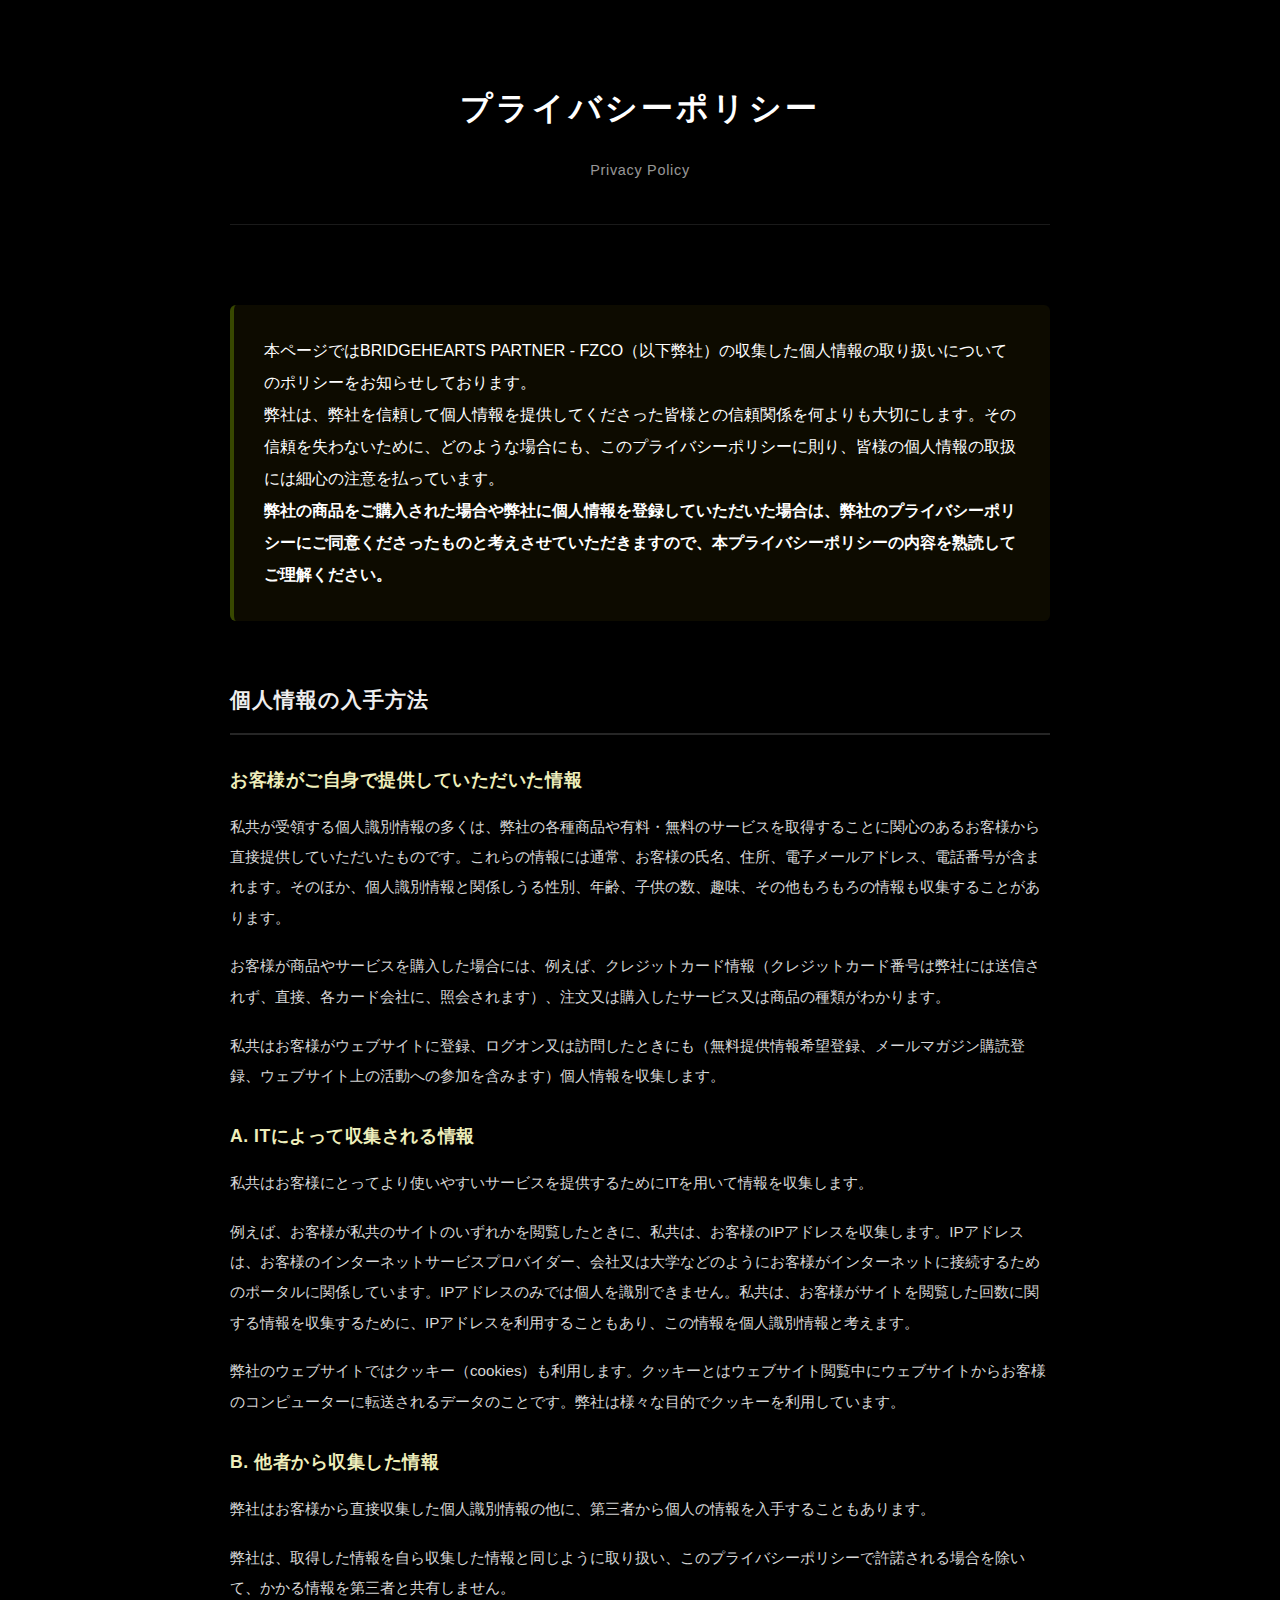
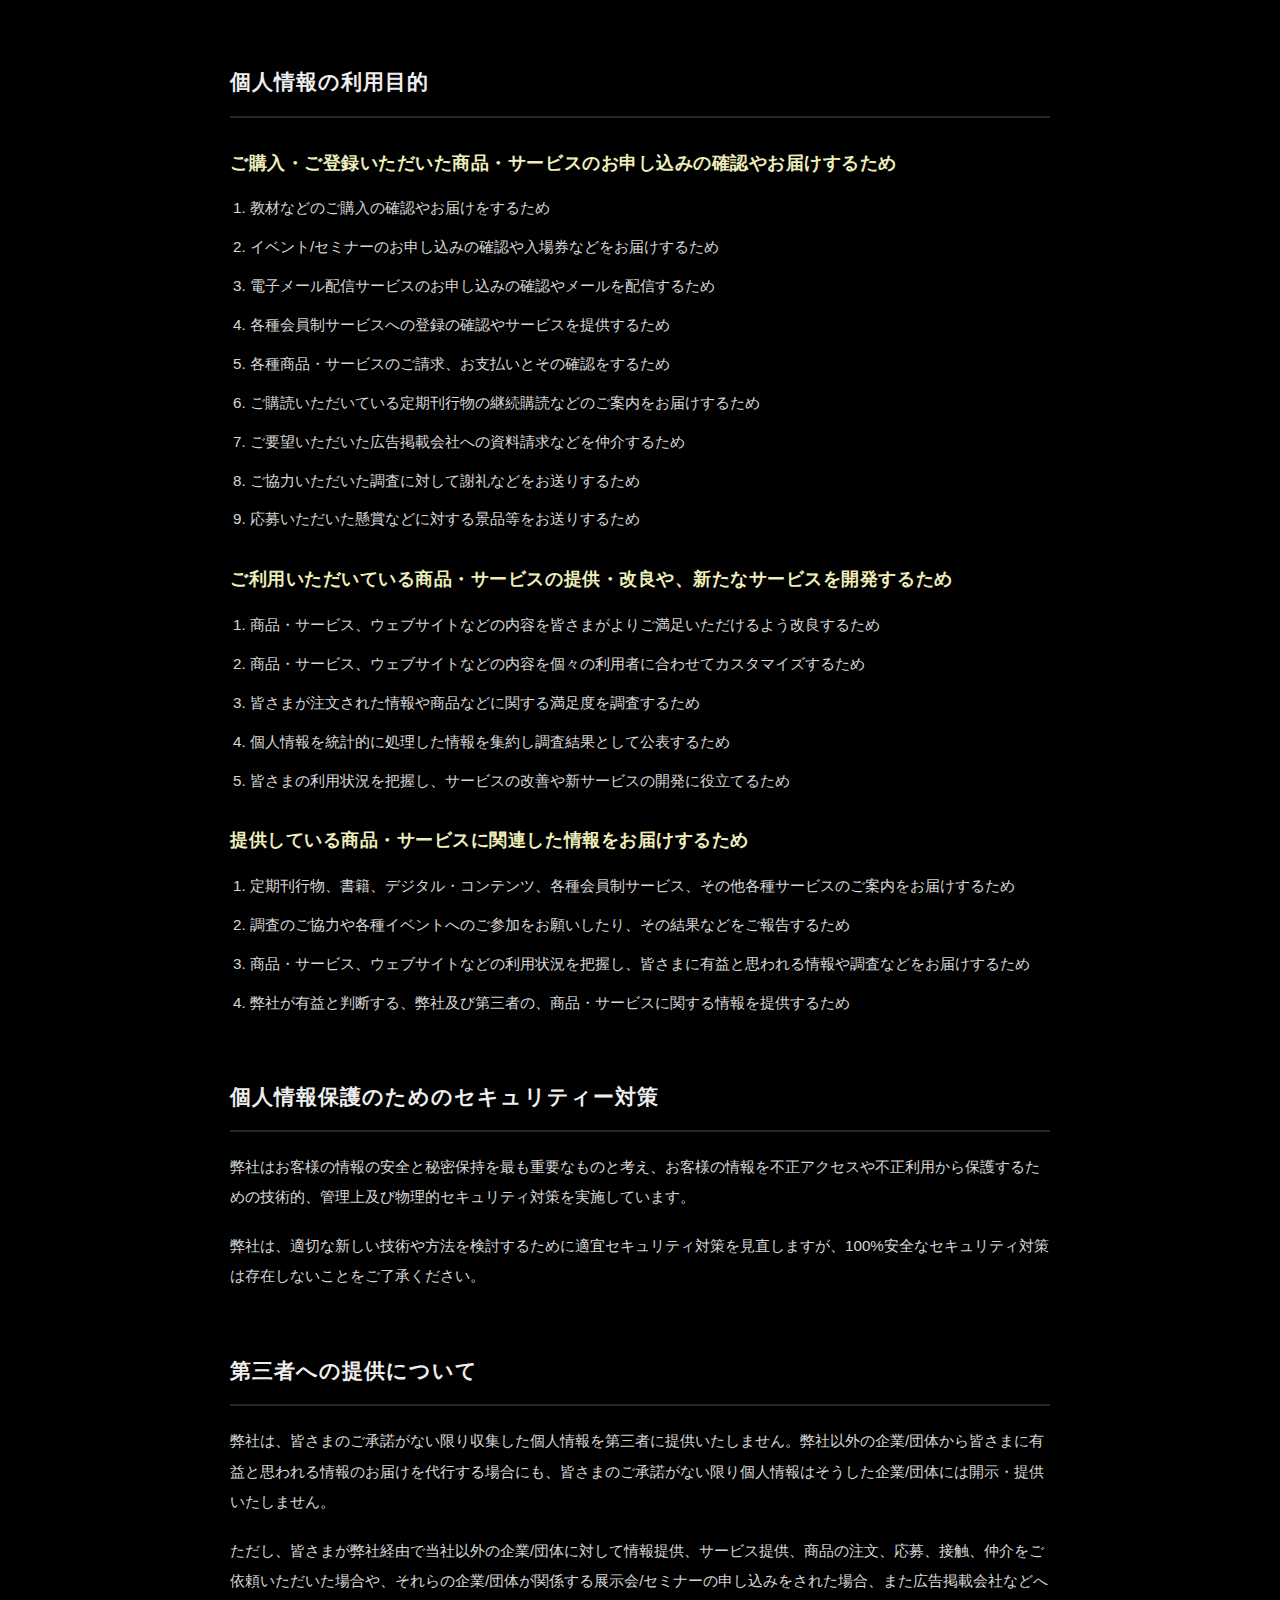
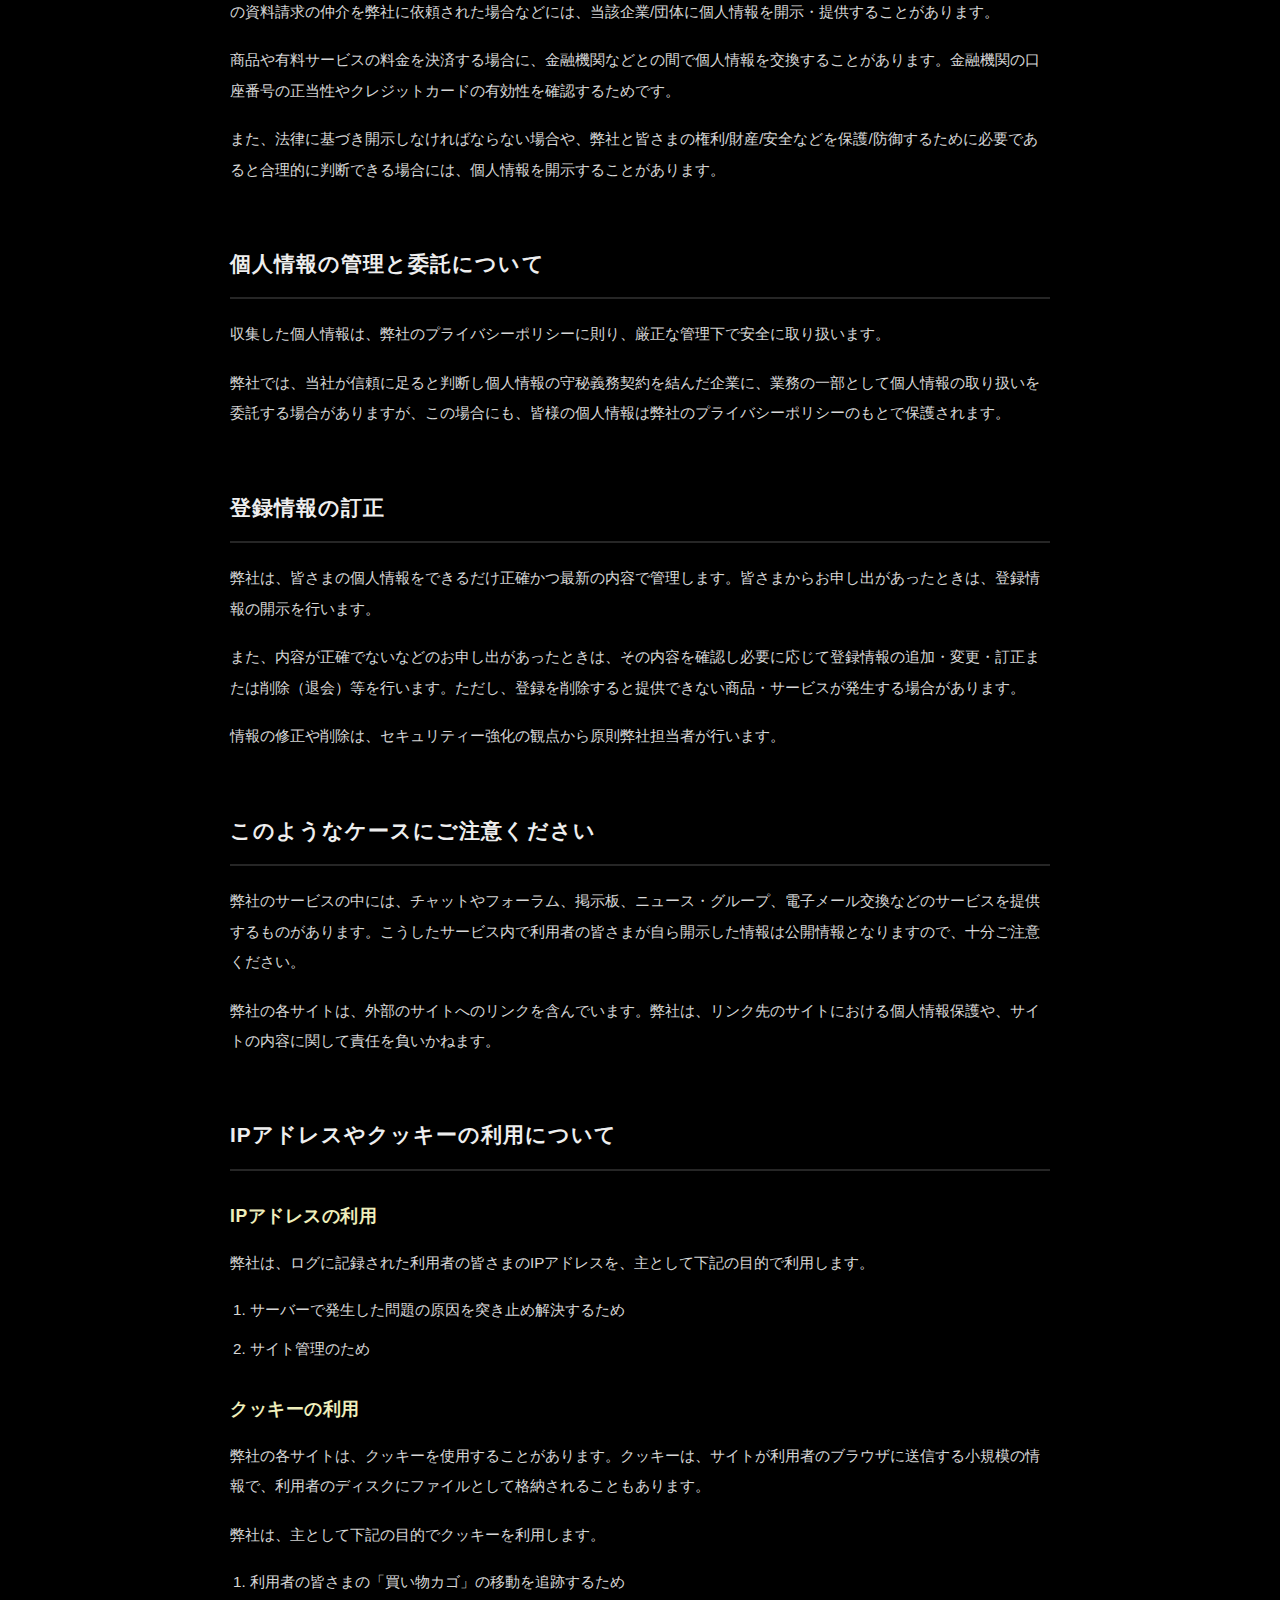
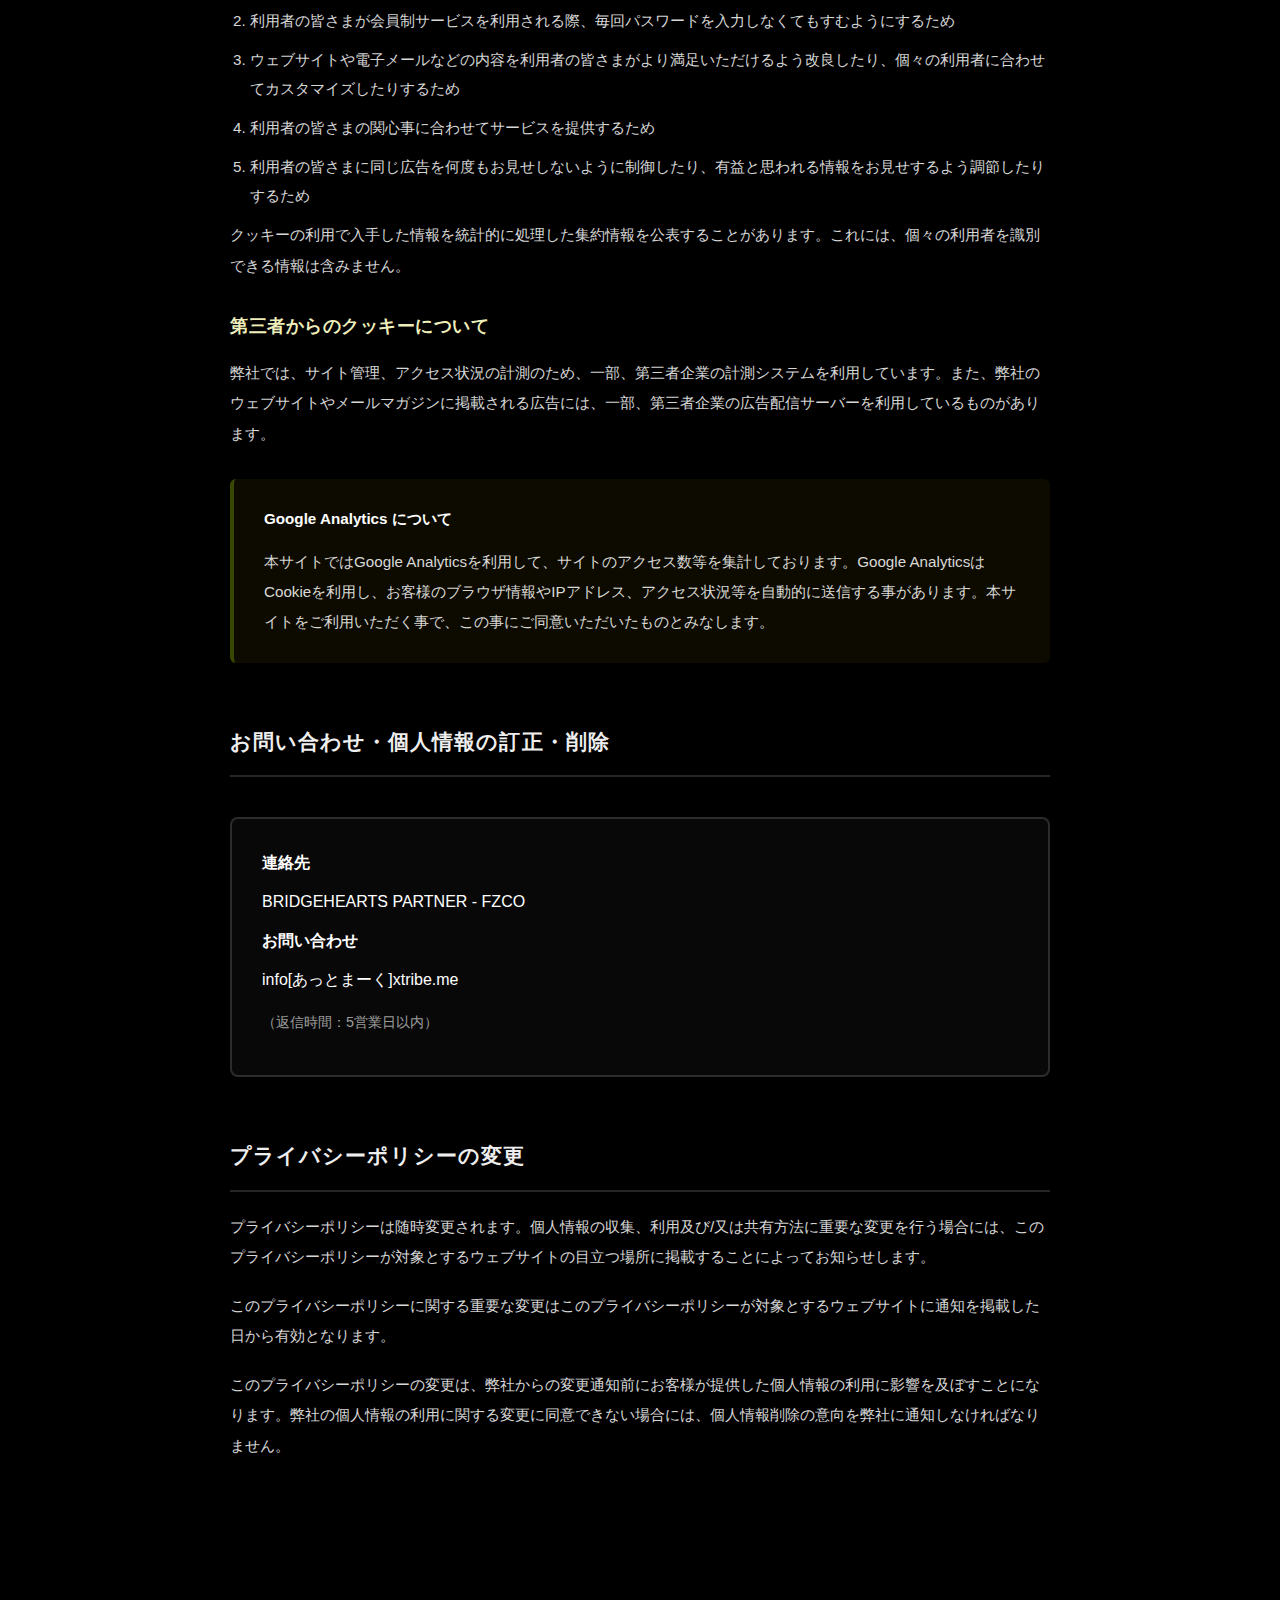
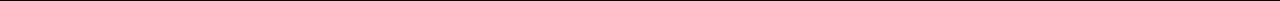
<file: privacy.html>
<!DOCTYPE html>
<html lang="ja">
<head>
    <meta charset="UTF-8">
    <meta name="viewport" content="width=device-width, initial-scale=1.0">
    <title>プライバシーポリシー | Tribe of Five Paths</title>

<link href="https://fonts.googleapis.com" rel="preconnect"/>
<link crossorigin="" href="https://fonts.gstatic.com" rel="preconnect"/>
<link href="https://fonts.googleapis.com/css2?family=Inter:wght@400;700&amp;family=Noto+Sans+JP:wght@100..900&amp;display=swap" rel="stylesheet"/>

    <style>
        * {
            margin: 0;
            padding: 0;
            box-sizing: border-box;
        }

        body {
            font-family: 'Figtree', 'Helvetica Neue', Arial, 'Hiragino Kaku Gothic ProN', 'Hiragino Sans', Meiryo, sans-serif;
            background: #000;
            color: #fff;
            line-height: 1.8;
            font-size: 16px;
            -webkit-font-smoothing: antialiased;
            overflow-x: hidden;
        }

        .container {
            max-width: 900px;
            margin: 0 auto;
            padding: 80px 40px;
        }

        .page-header {
            text-align: center;
            margin-bottom: 80px;
            padding-bottom: 40px;
            border-bottom: 1px solid rgba(255, 255, 255, 0.1);
        }

        .page-title {
            font-size: 2rem;
            font-weight: 700;
            letter-spacing: 0.1em;
            margin-bottom: 20px;
        }

        .page-subtitle {
            font-size: 0.9rem;
            color: rgba(255, 255, 255, 0.6);
            letter-spacing: 0.05em;
        }

        .intro-section {
            background: rgba(255, 215, 0, 0.05);
            border-left: 4px solid rgba(155, 215, 0, 0.3);
            padding: 30px;
            margin-bottom: 60px;
            border-radius: 6px;
            line-height: 2;
        }

        .content-section {
            margin-bottom: 60px;
        }

        .section-title {
            font-size: 1.3rem;
            font-weight: 700;
            margin-bottom: 20px;
            padding-bottom: 15px;
            border-bottom: 2px solid rgba(255, 255, 255, 0.15);
            color: #EEE;
            letter-spacing: 0.05em;
        }

        .section-content {
            font-size: 0.95rem;
            line-height: 2;
            color: rgba(255, 255, 255, 0.85);
            text-align: left;
        }

        .section-content p {
            margin-bottom: 1.2em;
        }

        .section-content strong {
            color: #fff;
            font-weight: 600;
        }

        .subsection {
            margin-top: 30px;
            margin-bottom: 30px;
        }

        .subsection-title {
            font-size: 1.1rem;
            font-weight: 600;
            margin-bottom: 15px;
            color: #EEB;
            letter-spacing: 0.03em;
        }

        .list-section {
            margin-left: 20px;
            margin-top: 15px;
        }

        .list-section li {
            margin-bottom: 10px;
            line-height: 1.9;
        }

        .notice-box {
            background: rgba(255, 215, 0, 0.05);
            border-left: 4px solid rgba(155, 215, 0, 0.3);
            padding: 25px 30px;
            margin: 30px 0;
            border-radius: 6px;
        }

        .notice-box p {
            margin-bottom: 0.8em;
        }

        .notice-box p:last-child {
            margin-bottom: 0;
        }

        .contact-box {
            background: rgba(255, 255, 255, 0.03);
            border: 2px solid rgba(255, 255, 255, 0.15);
            padding: 30px;
            margin: 40px 0;
            border-radius: 8px;
        }

        .contact-box p {
            margin-bottom: 10px;
        }

        .page-footer {
            text-align: center;
            padding-top: 60px;
            margin-top: 80px;
            border-top: 1px solid rgba(255, 255, 255, 0.1);
        }

        .back-link {
            display: inline-block;
            padding: 15px 40px;
            background: rgba(255, 255, 255, 0.05);
            border: 2px solid rgba(255, 255, 255, 0.2);
            border-radius: 8px;
            color: #fff;
            text-decoration: none;
            font-weight: 600;
            letter-spacing: 0.05em;
            transition: all 0.3s ease;
        }

        .back-link:hover {
            background: rgba(255, 255, 255, 0.1);
            border-color: rgba(255, 215, 0, 0.6);
            transform: translateY(-2px);
        }

        @media (max-width: 768px) {
            .container {
                padding: 60px 30px;
            }

            .page-header {
                margin-bottom: 60px;
            }

            .page-title {
                font-size: 1.6rem;
            }

            .page-subtitle {
                font-size: 0.85rem;
            }

            .intro-section {
                padding: 25px 20px;
            }

            .content-section {
                margin-bottom: 50px;
            }

            .section-title {
                font-size: 1.2rem;
            }

            .section-content {
                font-size: 0.9rem;
            }

            .subsection-title {
                font-size: 1.05rem;
            }

            .notice-box {
                padding: 20px 20px;
            }

            .contact-box {
                padding: 25px 20px;
            }
        }

        @media (max-width: 600px) {
            .container {
                padding: 50px 20px;
            }

            .page-title {
                font-size: 1.4rem;
            }

            .section-title {
                font-size: 1.1rem;
            }

            .section-content {
                font-size: 0.85rem;
                line-height: 1.9;
            }

            .subsection-title {
                font-size: 1rem;
            }

            .list-section {
                margin-left: 15px;
            }

            .notice-box {
                padding: 18px 16px;
                font-size: 0.85rem;
            }

            .contact-box {
                padding: 20px 16px;
                font-size: 0.85rem;
            }

            .back-link {
                padding: 12px 30px;
                font-size: 0.9rem;
            }
        }
    </style>
</head>
<body>
    <div class="container">
        <!-- ヘッダー -->
        <header class="page-header">
            <h1 class="page-title">プライバシーポリシー</h1>
            <p class="page-subtitle">Privacy Policy</p>
        </header>

        <!-- イントロ -->
        <div class="intro-section">
            <p>本ページではBRIDGEHEARTS PARTNER - FZCO（以下弊社）の収集した個人情報の取り扱いについてのポリシーをお知らせしております。</p>
            <p>弊社は、弊社を信頼して個人情報を提供してくださった皆様との信頼関係を何よりも大切にします。その信頼を失わないために、どのような場合にも、このプライバシーポリシーに則り、皆様の個人情報の取扱には細心の注意を払っています。</p>
            <p><strong>弊社の商品をご購入された場合や弊社に個人情報を登録していただいた場合は、弊社のプライバシーポリシーにご同意くださったものと考えさせていただきますので、本プライバシーポリシーの内容を熟読してご理解ください。</strong></p>
        </div>

        <!-- コンテンツ -->
        <main>
            <!-- 個人情報の入手方法 -->
            <section class="content-section">
                <h2 class="section-title">個人情報の入手方法</h2>
                
                <div class="subsection">
                    <h3 class="subsection-title">お客様がご自身で提供していただいた情報</h3>
                    <div class="section-content">
                        <p>私共が受領する個人識別情報の多くは、弊社の各種商品や有料・無料のサービスを取得することに関心のあるお客様から直接提供していただいたものです。これらの情報には通常、お客様の氏名、住所、電子メールアドレス、電話番号が含まれます。そのほか、個人識別情報と関係しうる性別、年齢、子供の数、趣味、その他もろもろの情報も収集することがあります。</p>
                        <p>お客様が商品やサービスを購入した場合には、例えば、クレジットカード情報（クレジットカード番号は弊社には送信されず、直接、各カード会社に、照会されます）、注文又は購入したサービス又は商品の種類がわかります。</p>
                        <p>私共はお客様がウェブサイトに登録、ログオン又は訪問したときにも（無料提供情報希望登録、メールマガジン購読登録、ウェブサイト上の活動への参加を含みます）個人情報を収集します。</p>
                    </div>
                </div>

                <div class="subsection">
                    <h3 class="subsection-title">A. ITによって収集される情報</h3>
                    <div class="section-content">
                        <p>私共はお客様にとってより使いやすいサービスを提供するためにITを用いて情報を収集します。</p>
                        <p>例えば、お客様が私共のサイトのいずれかを閲覧したときに、私共は、お客様のIPアドレスを収集します。IPアドレスは、お客様のインターネットサービスプロバイダー、会社又は大学などのようにお客様がインターネットに接続するためのポータルに関係しています。IPアドレスのみでは個人を識別できません。私共は、お客様がサイトを閲覧した回数に関する情報を収集するために、IPアドレスを利用することもあり、この情報を個人識別情報と考えます。</p>
                        <p>弊社のウェブサイトではクッキー（cookies）も利用します。クッキーとはウェブサイト閲覧中にウェブサイトからお客様のコンピューターに転送されるデータのことです。弊社は様々な目的でクッキーを利用しています。</p>
                    </div>
                </div>

                <div class="subsection">
                    <h3 class="subsection-title">B. 他者から収集した情報</h3>
                    <div class="section-content">
                        <p>弊社はお客様から直接収集した個人識別情報の他に、第三者から個人の情報を入手することもあります。</p>
                        <p>弊社は、取得した情報を自ら収集した情報と同じように取り扱い、このプライバシーポリシーで許諾される場合を除いて、かかる情報を第三者と共有しません。</p>
                    </div>
                </div>
            </section>

            <!-- 個人情報の利用目的 -->
            <section class="content-section">
                <h2 class="section-title">個人情報の利用目的</h2>
                
                <div class="subsection">
                    <h3 class="subsection-title">ご購入・ご登録いただいた商品・サービスのお申し込みの確認やお届けするため</h3>
                    <div class="section-content">
                        <ol class="list-section">
                            <li>教材などのご購入の確認やお届けをするため</li>
                            <li>イベント/セミナーのお申し込みの確認や入場券などをお届けするため</li>
                            <li>電子メール配信サービスのお申し込みの確認やメールを配信するため</li>
                            <li>各種会員制サービスへの登録の確認やサービスを提供するため</li>
                            <li>各種商品・サービスのご請求、お支払いとその確認をするため</li>
                            <li>ご購読いただいている定期刊行物の継続購読などのご案内をお届けするため</li>
                            <li>ご要望いただいた広告掲載会社への資料請求などを仲介するため</li>
                            <li>ご協力いただいた調査に対して謝礼などをお送りするため</li>
                            <li>応募いただいた懸賞などに対する景品等をお送りするため</li>
                        </ol>
                    </div>
                </div>

                <div class="subsection">
                    <h3 class="subsection-title">ご利用いただいている商品・サービスの提供・改良や、新たなサービスを開発するため</h3>
                    <div class="section-content">
                        <ol class="list-section">
                            <li>商品・サービス、ウェブサイトなどの内容を皆さまがよりご満足いただけるよう改良するため</li>
                            <li>商品・サービス、ウェブサイトなどの内容を個々の利用者に合わせてカスタマイズするため</li>
                            <li>皆さまが注文された情報や商品などに関する満足度を調査するため</li>
                            <li>個人情報を統計的に処理した情報を集約し調査結果として公表するため</li>
                            <li>皆さまの利用状況を把握し、サービスの改善や新サービスの開発に役立てるため</li>
                        </ol>
                    </div>
                </div>

                <div class="subsection">
                    <h3 class="subsection-title">提供している商品・サービスに関連した情報をお届けするため</h3>
                    <div class="section-content">
                        <ol class="list-section">
                            <li>定期刊行物、書籍、デジタル・コンテンツ、各種会員制サービス、その他各種サービスのご案内をお届けするため</li>
                            <li>調査のご協力や各種イベントへのご参加をお願いしたり、その結果などをご報告するため</li>
                            <li>商品・サービス、ウェブサイトなどの利用状況を把握し、皆さまに有益と思われる情報や調査などをお届けするため</li>
                            <li>弊社が有益と判断する、弊社及び第三者の、商品・サービスに関する情報を提供するため</li>
                        </ol>
                    </div>
                </div>
            </section>

            <!-- セキュリティー対策 -->
            <section class="content-section">
                <h2 class="section-title">個人情報保護のためのセキュリティー対策</h2>
                <div class="section-content">
                    <p>弊社はお客様の情報の安全と秘密保持を最も重要なものと考え、お客様の情報を不正アクセスや不正利用から保護するための技術的、管理上及び物理的セキュリティ対策を実施しています。</p>
                    <p>弊社は、適切な新しい技術や方法を検討するために適宜セキュリティ対策を見直しますが、100%安全なセキュリティ対策は存在しないことをご了承ください。</p>
                </div>
            </section>

            <!-- 第三者への提供 -->
            <section class="content-section">
                <h2 class="section-title">第三者への提供について</h2>
                <div class="section-content">
                    <p>弊社は、皆さまのご承諾がない限り収集した個人情報を第三者に提供いたしません。弊社以外の企業/団体から皆さまに有益と思われる情報のお届けを代行する場合にも、皆さまのご承諾がない限り個人情報はそうした企業/団体には開示・提供いたしません。</p>
                    <p>ただし、皆さまが弊社経由で当社以外の企業/団体に対して情報提供、サービス提供、商品の注文、応募、接触、仲介をご依頼いただいた場合や、それらの企業/団体が関係する展示会/セミナーの申し込みをされた場合、また広告掲載会社などへの資料請求の仲介を弊社に依頼された場合などには、当該企業/団体に個人情報を開示・提供することがあります。</p>
                    <p>商品や有料サービスの料金を決済する場合に、金融機関などとの間で個人情報を交換することがあります。金融機関の口座番号の正当性やクレジットカードの有効性を確認するためです。</p>
                    <p>また、法律に基づき開示しなければならない場合や、弊社と皆さまの権利/財産/安全などを保護/防御するために必要であると合理的に判断できる場合には、個人情報を開示することがあります。</p>
                </div>
            </section>

            <!-- 個人情報の管理と委託 -->
            <section class="content-section">
                <h2 class="section-title">個人情報の管理と委託について</h2>
                <div class="section-content">
                    <p>収集した個人情報は、弊社のプライバシーポリシーに則り、厳正な管理下で安全に取り扱います。</p>
                    <p>弊社では、当社が信頼に足ると判断し個人情報の守秘義務契約を結んだ企業に、業務の一部として個人情報の取り扱いを委託する場合がありますが、この場合にも、皆様の個人情報は弊社のプライバシーポリシーのもとで保護されます。</p>
                </div>
            </section>

            <!-- 登録情報の訂正 -->
            <section class="content-section">
                <h2 class="section-title">登録情報の訂正</h2>
                <div class="section-content">
                    <p>弊社は、皆さまの個人情報をできるだけ正確かつ最新の内容で管理します。皆さまからお申し出があったときは、登録情報の開示を行います。</p>
                    <p>また、内容が正確でないなどのお申し出があったときは、その内容を確認し必要に応じて登録情報の追加・変更・訂正または削除（退会）等を行います。ただし、登録を削除すると提供できない商品・サービスが発生する場合があります。</p>
                    <p>情報の修正や削除は、セキュリティー強化の観点から原則弊社担当者が行います。</p>
                </div>
            </section>

            <!-- 注意事項 -->
            <section class="content-section">
                <h2 class="section-title">このようなケースにご注意ください</h2>
                <div class="section-content">
                    <p>弊社のサービスの中には、チャットやフォーラム、掲示板、ニュース・グループ、電子メール交換などのサービスを提供するものがあります。こうしたサービス内で利用者の皆さまが自ら開示した情報は公開情報となりますので、十分ご注意ください。</p>
                    <p>弊社の各サイトは、外部のサイトへのリンクを含んでいます。弊社は、リンク先のサイトにおける個人情報保護や、サイトの内容に関して責任を負いかねます。</p>
                </div>
            </section>

            <!-- IPアドレスとクッキー -->
            <section class="content-section">
                <h2 class="section-title">IPアドレスやクッキーの利用について</h2>
                
                <div class="subsection">
                    <h3 class="subsection-title">IPアドレスの利用</h3>
                    <div class="section-content">
                        <p>弊社は、ログに記録された利用者の皆さまのIPアドレスを、主として下記の目的で利用します。</p>
                        <ol class="list-section">
                            <li>サーバーで発生した問題の原因を突き止め解決するため</li>
                            <li>サイト管理のため</li>
                        </ol>
                    </div>
                </div>

                <div class="subsection">
                    <h3 class="subsection-title">クッキーの利用</h3>
                    <div class="section-content">
                        <p>弊社の各サイトは、クッキーを使用することがあります。クッキーは、サイトが利用者のブラウザに送信する小規模の情報で、利用者のディスクにファイルとして格納されることもあります。</p>
                        <p>弊社は、主として下記の目的でクッキーを利用します。</p>
                        <ol class="list-section">
                            <li>利用者の皆さまの「買い物カゴ」の移動を追跡するため</li>
                            <li>利用者の皆さまが会員制サービスを利用される際、毎回パスワードを入力しなくてもすむようにするため</li>
                            <li>ウェブサイトや電子メールなどの内容を利用者の皆さまがより満足いただけるよう改良したり、個々の利用者に合わせてカスタマイズしたりするため</li>
                            <li>利用者の皆さまの関心事に合わせてサービスを提供するため</li>
                            <li>利用者の皆さまに同じ広告を何度もお見せしないように制御したり、有益と思われる情報をお見せするよう調節したりするため</li>
                        </ol>
                        <p>クッキーの利用で入手した情報を統計的に処理した集約情報を公表することがあります。これには、個々の利用者を識別できる情報は含みません。</p>
                    </div>
                </div>

                <div class="subsection">
                    <h3 class="subsection-title">第三者からのクッキーについて</h3>
                    <div class="section-content">
                        <p>弊社では、サイト管理、アクセス状況の計測のため、一部、第三者企業の計測システムを利用しています。また、弊社のウェブサイトやメールマガジンに掲載される広告には、一部、第三者企業の広告配信サーバーを利用しているものがあります。</p>
                        <div class="notice-box">
                            <p><strong>Google Analytics について</strong></p>
                            <p>本サイトではGoogle Analyticsを利用して、サイトのアクセス数等を集計しております。Google AnalyticsはCookieを利用し、お客様のブラウザ情報やIPアドレス、アクセス状況等を自動的に送信する事があります。本サイトをご利用いただく事で、この事にご同意いただいたものとみなします。</p>
                        </div>
                    </div>
                </div>
            </section>

            <!-- お問い合わせ -->
            <section class="content-section">
                <h2 class="section-title">お問い合わせ・個人情報の訂正・削除</h2>
                <div class="contact-box">
                    <p><strong>連絡先</strong></p>
                    <p>BRIDGEHEARTS PARTNER - FZCO</p>
                    <p><strong>お問い合わせ</strong></p>
                    <p>info[あっとまーく]xtribe.me</p>
                    <p style="font-size: 0.9rem; color: rgba(255, 255, 255, 0.6); margin-top: 15px;">（返信時間：5営業日以内）</p>
                </div>
            </section>

            <!-- プライバシーポリシーの変更 -->
            <section class="content-section">
                <h2 class="section-title">プライバシーポリシーの変更</h2>
                <div class="section-content">
                    <p>プライバシーポリシーは随時変更されます。個人情報の収集、利用及び/又は共有方法に重要な変更を行う場合には、このプライバシーポリシーが対象とするウェブサイトの目立つ場所に掲載することによってお知らせします。</p>
                    <p>このプライバシーポリシーに関する重要な変更はこのプライバシーポリシーが対象とするウェブサイトに通知を掲載した日から有効となります。</p>
                    <p>このプライバシーポリシーの変更は、弊社からの変更通知前にお客様が提供した個人情報の利用に影響を及ぼすことになります。弊社の個人情報の利用に関する変更に同意できない場合には、個人情報削除の意向を弊社に通知しなければなりません。</p>
                </div>
            </section>
        </main>

        <!-- フッター -->
        <!--footer class="page-footer">
            <a href="index.html" class="back-link">申込ページに戻る</a>
        </footer-->
    </div>
</body>
</html>
</file>
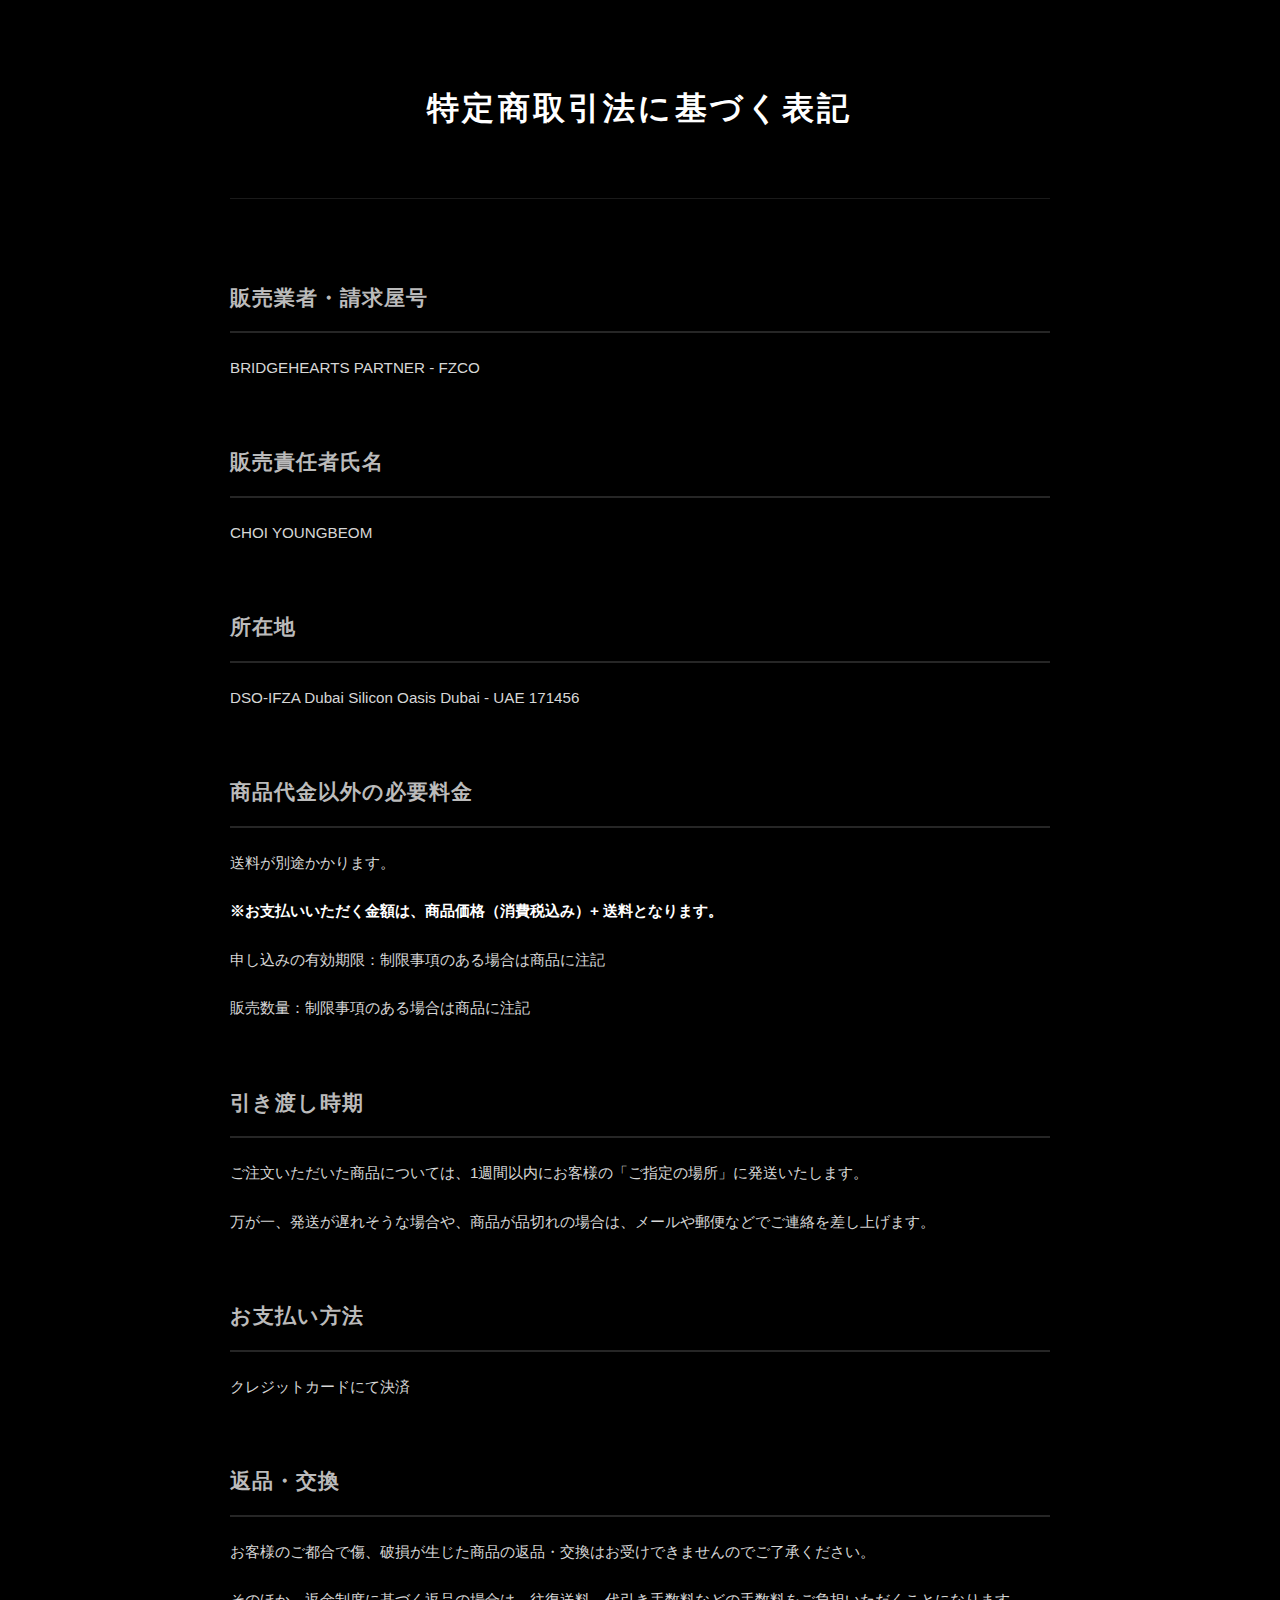
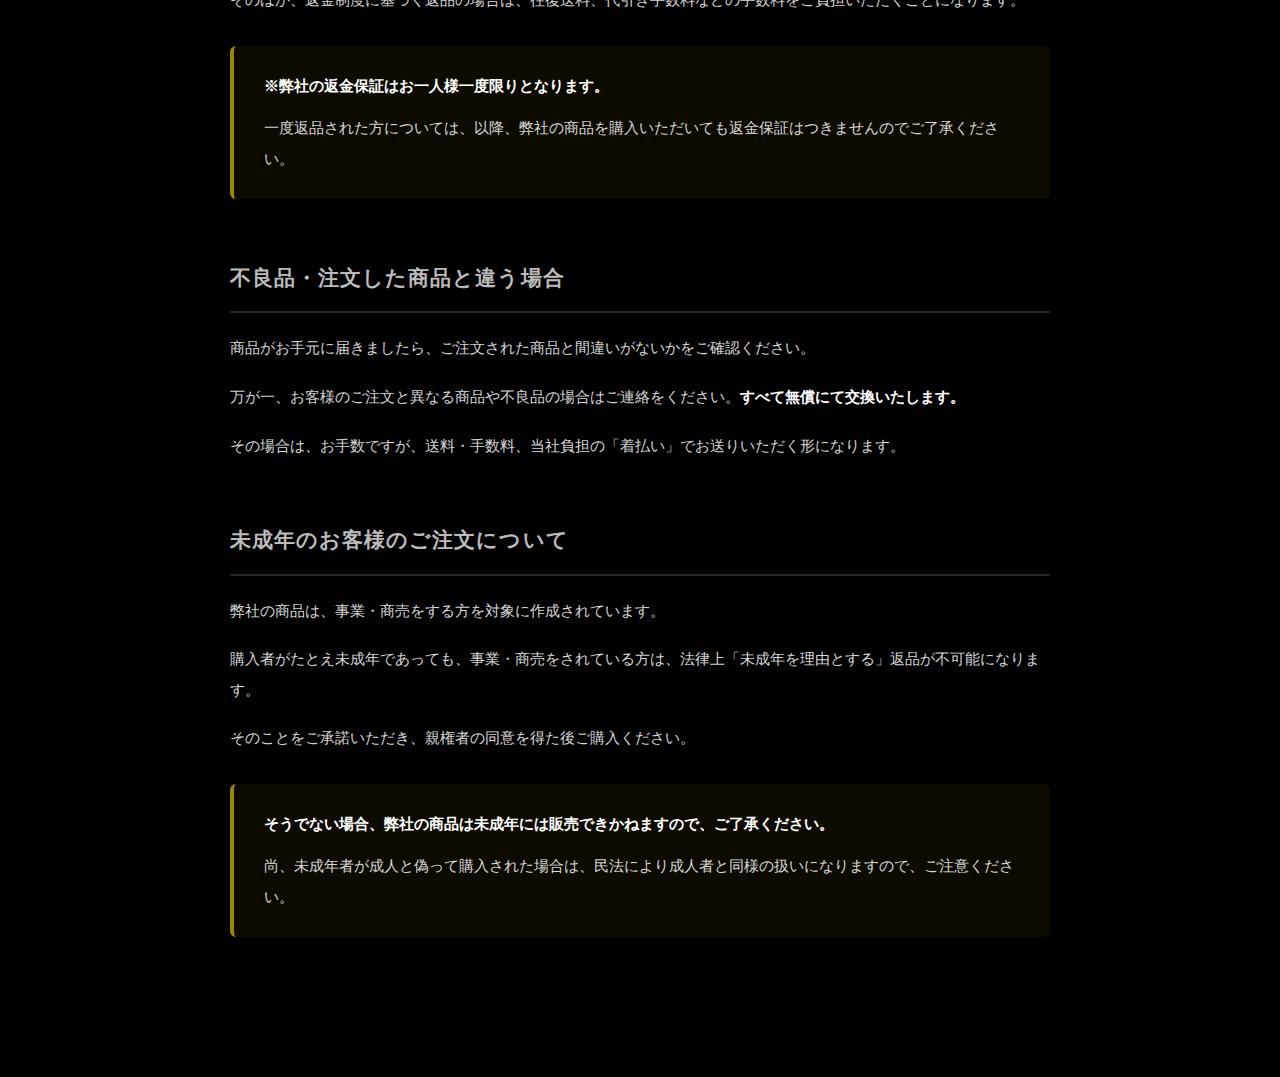
<file: tokusho.html>
<!DOCTYPE html>
<html lang="ja">
<head>
    <meta charset="UTF-8">
    <meta name="viewport" content="width=device-width, initial-scale=1.0">
    <title>特定商取引法に基づく表記 | Tribe of Five Paths</title>

<link href="https://fonts.googleapis.com" rel="preconnect"/>
<link crossorigin="" href="https://fonts.gstatic.com" rel="preconnect"/>
<link href="https://fonts.googleapis.com/css2?family=Inter:wght@400;700&amp;family=Noto+Sans+JP:wght@100..900&amp;display=swap" rel="stylesheet"/>

    <style>
        * {
            margin: 0;
            padding: 0;
            box-sizing: border-box;
        }

        body {
            font-family: 'Figtree', 'Helvetica Neue', Arial, 'Hiragino Kaku Gothic ProN', 'Hiragino Sans', Meiryo, sans-serif;
            background: #000;
            color: #fff;
            line-height: 1.8;
            font-size: 16px;
            -webkit-font-smoothing: antialiased;
            overflow-x: hidden;
        }

        /* ========================================
           コンテナ
        ======================================== */
        .container {
            max-width: 900px;
            margin: 0 auto;
            padding: 80px 40px;
        }

        /* ========================================
           ヘッダー
        ======================================== */
        .page-header {
            text-align: center;
            margin-bottom: 80px;
            padding-bottom: 40px;
            border-bottom: 1px solid rgba(255, 255, 255, 0.1);
        }

        .page-title {
            font-size: 2rem;
            font-weight: 700;
            letter-spacing: 0.1em;
            margin-bottom: 20px;
        }

        .page-subtitle {
            font-size: 0.9rem;
            color: rgba(255, 255, 255, 0.6);
            letter-spacing: 0.05em;
        }

        /* ========================================
           コンテンツセクション
        ======================================== */
        .content-section {
            margin-bottom: 60px;
        }

        .section-title {
            font-size: 1.3rem;
            font-weight: 700;
            margin-bottom: 20px;
            padding-bottom: 15px;
            border-bottom: 2px solid rgba(255, 255, 255, 0.15);
            color: #BBB;
            letter-spacing: 0.05em;
        }

        .section-content {
            font-size: 0.95rem;
            line-height: 2;
            color: rgba(255, 255, 255, 0.85);
            text-align: left;
        }

        .section-content p {
            margin-bottom: 1.2em;
        }

        .section-content strong {
            color: #fff;
            font-weight: 600;
        }

        /* ========================================
           注意事項ボックス
        ======================================== */
        .notice-box {
            background: rgba(255, 215, 0, 0.05);
            border-left: 4px solid rgba(255, 215, 0, 0.6);
            padding: 25px 30px;
            margin: 30px 0;
            border-radius: 6px;
        }

        .notice-box p {
            margin-bottom: 0.8em;
        }

        .notice-box p:last-child {
            margin-bottom: 0;
        }

        /* ========================================
           フッター
        ======================================== */
        .page-footer {
            text-align: center;
            padding-top: 60px;
            margin-top: 80px;
            border-top: 1px solid rgba(255, 255, 255, 0.1);
        }

        .back-link {
            display: inline-block;
            padding: 15px 40px;
            background: rgba(255, 255, 255, 0.05);
            border: 2px solid rgba(255, 255, 255, 0.2);
            border-radius: 8px;
            color: #fff;
            text-decoration: none;
            font-weight: 600;
            letter-spacing: 0.05em;
            transition: all 0.3s ease;
        }

        .back-link:hover {
            background: rgba(255, 255, 255, 0.1);
            border-color: rgba(255, 215, 0, 0.6);
            transform: translateY(-2px);
        }

        /* ========================================
           レスポンシブ
        ======================================== */
        @media (max-width: 768px) {
            .container {
                padding: 60px 30px;
            }

            .page-header {
                margin-bottom: 60px;
            }

            .page-title {
                font-size: 1.6rem;
            }

            .page-subtitle {
                font-size: 0.85rem;
            }

            .content-section {
                margin-bottom: 50px;
            }

            .section-title {
                font-size: 1.2rem;
            }

            .section-content {
                font-size: 0.9rem;
            }

            .notice-box {
                padding: 20px 20px;
            }
        }

        @media (max-width: 600px) {
            .container {
                padding: 50px 20px;
            }

            .page-title {
                font-size: 1.4rem;
            }

            .section-title {
                font-size: 1.1rem;
            }

            .section-content {
                font-size: 0.85rem;
                line-height: 1.9;
            }

            .notice-box {
                padding: 18px 16px;
                font-size: 0.85rem;
            }

            .back-link {
                padding: 12px 30px;
                font-size: 0.9rem;
            }
        }
    </style>
</head>
<body>
    <div class="container">
        <!-- ヘッダー -->
        <header class="page-header">
            <h1 class="page-title">特定商取引法に基づく表記</h1>
            <!--p class="page-subtitle">Tokutei Shouitorihiki Hou</p-->
        </header>

        <!-- コンテンツ -->
        <main>
            <!-- 販売業者 -->
            <section class="content-section">
                <h2 class="section-title">販売業者・請求屋号</h2>
                <div class="section-content">
                    <p>BRIDGEHEARTS PARTNER - FZCO</p>
                </div>
            </section>

            <!-- 販売責任者 -->
            <section class="content-section">
                <h2 class="section-title">販売責任者氏名</h2>
                <div class="section-content">
                    <p>CHOI YOUNGBEOM</p>
                </div>
            </section>

            <!-- 所在地 -->
            <section class="content-section">
                <h2 class="section-title">所在地</h2>
                <div class="section-content">
                    <p>DSO-IFZA Dubai Silicon Oasis Dubai - UAE 171456</p>
                </div>
            </section>

            <!-- 商品代金以外の必要料金 -->
            <section class="content-section">
                <h2 class="section-title">商品代金以外の必要料金</h2>
                <div class="section-content">
                    <p>送料が別途かかります。</p>
                    <p><strong>※お支払いいただく金額は、商品価格（消費税込み）+ 送料となります。</strong></p>
                    <p>申し込みの有効期限：制限事項のある場合は商品に注記</p>
                    <p>販売数量：制限事項のある場合は商品に注記</p>
                </div>
            </section>

            <!-- 引き渡し時期 -->
            <section class="content-section">
                <h2 class="section-title">引き渡し時期</h2>
                <div class="section-content">
                    <p>ご注文いただいた商品については、1週間以内にお客様の「ご指定の場所」に発送いたします。</p>
                    <p>万が一、発送が遅れそうな場合や、商品が品切れの場合は、メールや郵便などでご連絡を差し上げます。</p>
                </div>
            </section>

            <!-- お支払い方法 -->
            <section class="content-section">
                <h2 class="section-title">お支払い方法</h2>
                <div class="section-content">
                    <p>クレジットカードにて決済</p>
                </div>
            </section>

            <!-- 返品・交換 -->
            <section class="content-section">
                <h2 class="section-title">返品・交換</h2>
                <div class="section-content">
                    <p>お客様のご都合で傷、破損が生じた商品の返品・交換はお受けできませんのでご了承ください。</p>
                    <p>そのほか、返金制度に基づく返品の場合は、往復送料、代引き手数料などの手数料をご負担いただくことになります。</p>
                    
                    <div class="notice-box">
                        <p><strong>※弊社の返金保証はお一人様一度限りとなります。</strong></p>
                        <p>一度返品された方については、以降、弊社の商品を購入いただいても返金保証はつきませんのでご了承ください。</p>
                    </div>
                </div>
            </section>

            <!-- 不良品 -->
            <section class="content-section">
                <h2 class="section-title">不良品・注文した商品と違う場合</h2>
                <div class="section-content">
                    <p>商品がお手元に届きましたら、ご注文された商品と間違いがないかをご確認ください。</p>
                    <p>万が一、お客様のご注文と異なる商品や不良品の場合はご連絡をください。<strong>すべて無償にて交換いたします。</strong></p>
                    <p>その場合は、お手数ですが、送料・手数料、当社負担の「着払い」でお送りいただく形になります。</p>
                </div>
            </section>

            <!-- 未成年 -->
            <section class="content-section">
                <h2 class="section-title">未成年のお客様のご注文について</h2>
                <div class="section-content">
                    <p>弊社の商品は、事業・商売をする方を対象に作成されています。</p>
                    <p>購入者がたとえ未成年であっても、事業・商売をされている方は、法律上「未成年を理由とする」返品が不可能になります。</p>
                    <p>そのことをご承諾いただき、親権者の同意を得た後ご購入ください。</p>
                    
                    <div class="notice-box">
                        <p><strong>そうでない場合、弊社の商品は未成年には販売できかねますので、ご了承ください。</strong></p>
                        <p>尚、未成年者が成人と偽って購入された場合は、民法により成人者と同様の扱いになりますので、ご注意ください。</p>
                    </div>
                </div>
            </section>
        </main>

        <!-- フッター -->
        <!--footer class="page-footer">
            <a href="index.html" class="back-link">申込ページに戻る</a>
        </footer-->
    </div>
</body>
</html>
</file>
